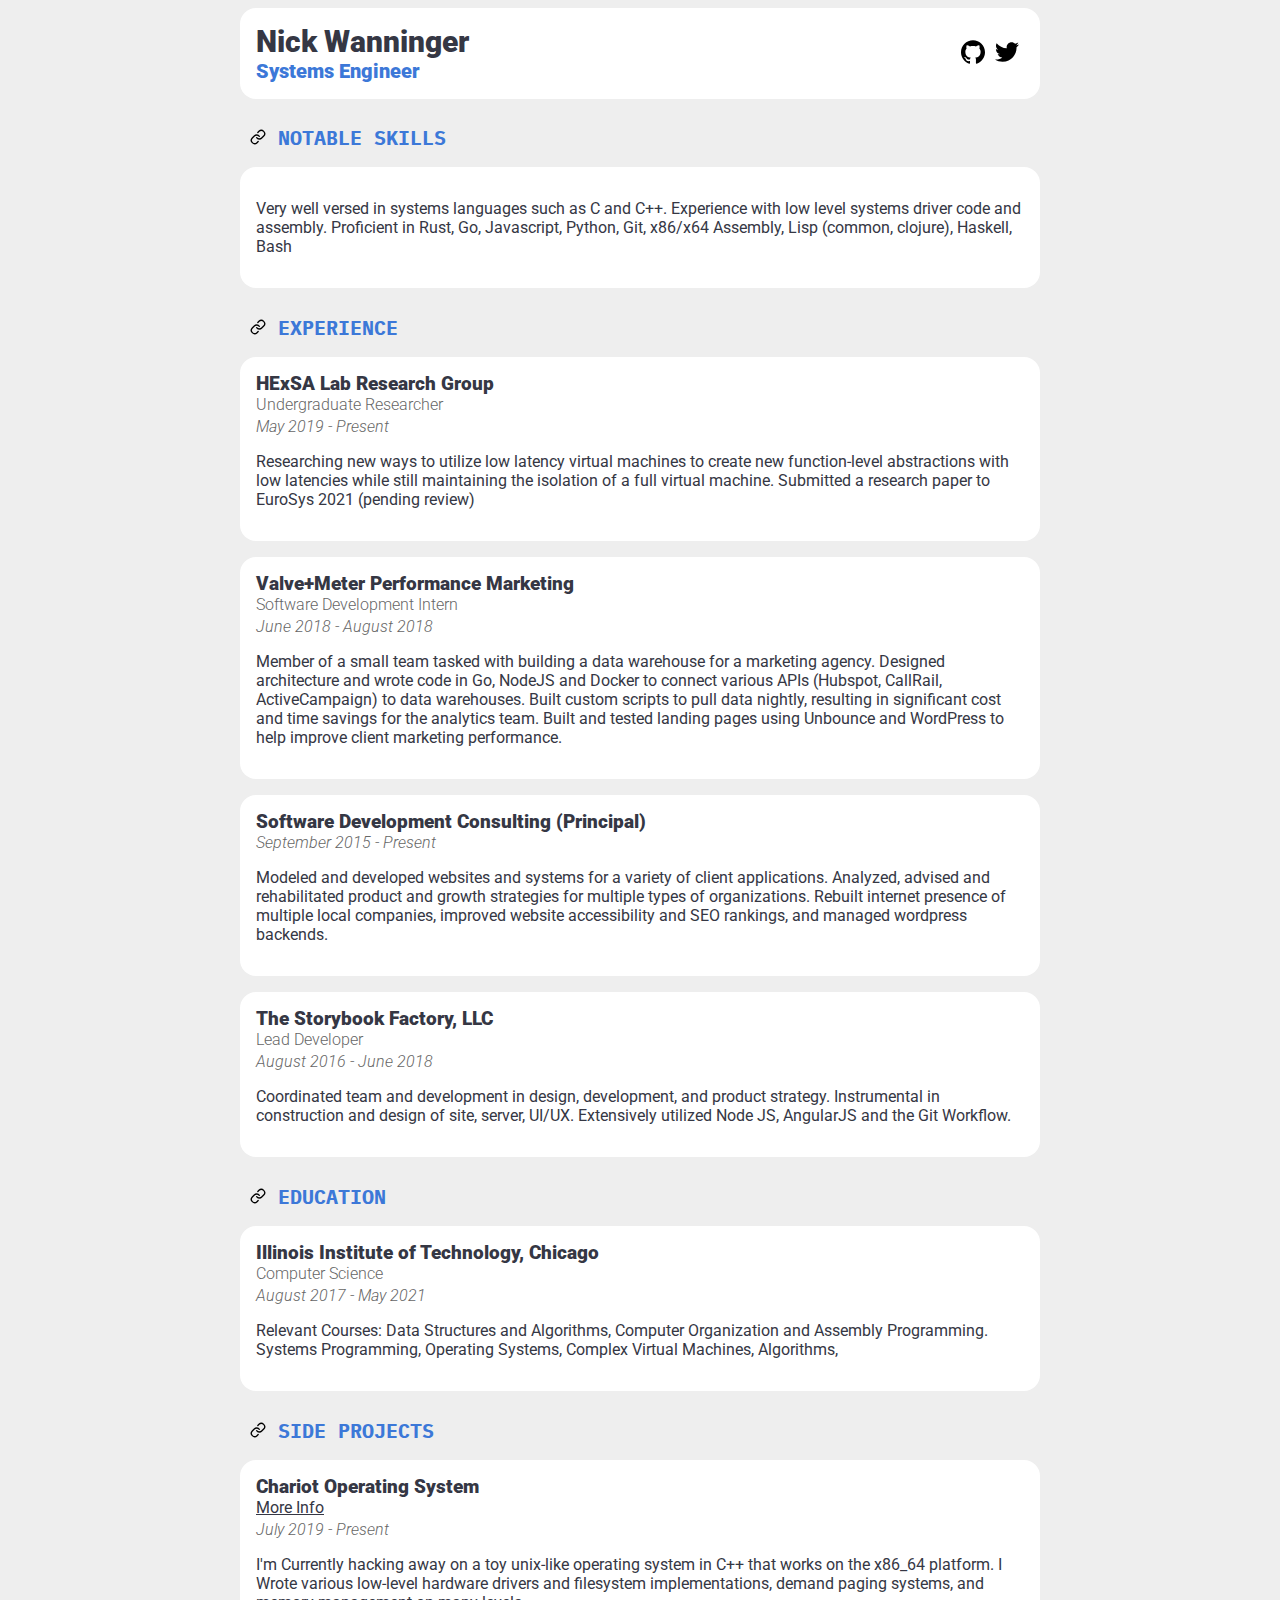
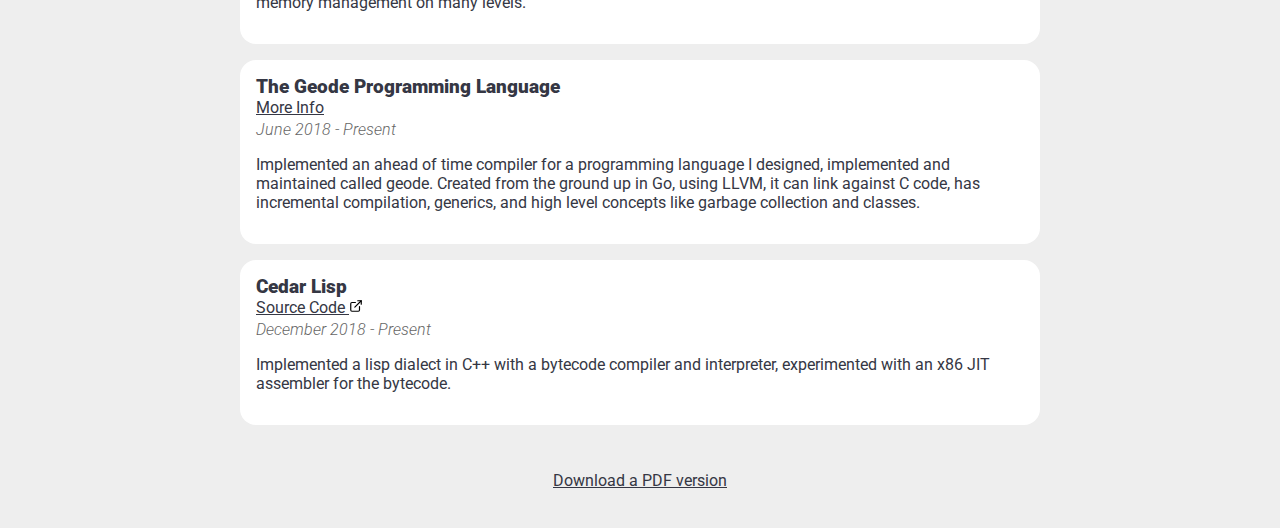
<file: index.html>
<!DOCTYPE html>
<html lang="en">

<head>
  <meta charset="UTF-8">
  <title>Nick Wanninger - Systems Engineer | Resume</title>

  <link rel="preconnect" href="https://fonts.gstatic.com">
  <link
    href="https://fonts.googleapis.com/css2?family=IBM+Plex+Mono:wght@700&family=Roboto:ital,wght@0,400;0,900;1,400&display=swap"
    rel="stylesheet">

  <link href="./styles.css" rel="stylesheet">
</head>

<body>


  <main>
    <nav>
      <div>
        <h1>Nick Wanninger</h1>
        <h2>Systems Engineer</h2>
      </div>
      <div style="display: flex; flex: 1;"></div>


      <a href="https://github.com/nickwanninger" target="_blank"><img class="icon" src="./res/icons/github.svg"
          alt="Link to my github" /></a>
      <a href="https://twitter.com/nickwanninger" target="_blank"><img class="icon" src="./res/icons/twitter.svg"
          alt="Link to my twitter" /></a>
    </nav>
    <section id="skills">
      <h2 class="section-heading">
        <a href="#skills" class="hash-link"><img src="/res/link.svg" alt="Link to this section"/></a>
        NOTABLE SKILLS
      </h2>

      <div class="block">
        <p>Very well versed in systems languages such as C and C++. Experience with low level systems driver code and
          assembly. Proficient in Rust, Go, Javascript, Python, Git, x86/x64 Assembly, Lisp (common, clojure), Haskell,
          Bash</p>
      </div>
    </section>


    <section id="experience">
      <h2 class="section-heading">
        <a href="#experience" class="hash-link"><img src="/res/link.svg" alt="Link to this section"/></a>
        EXPERIENCE
      </h2>

      <div class="block">
        <h3>HExSA Lab Research Group</h3>
        <h4 class="role">Undergraduate Researcher</h4>
        <h4>May 2019 - Present</h4>
        <p>
          Researching new ways to utilize low latency virtual machines to create new function-level abstractions with
          low latencies while still maintaining the isolation of a full virtual machine. Submitted a research paper to
          EuroSys 2021 (pending review)
        </p>
      </div>


      <div class="block">
        <h3>Valve+Meter Performance Marketing</h3>
        <h4 class="role">Software Development Intern</h4>
        <h4>June 2018 - August 2018</h4>
        <p>
          Member of a small team tasked with building a data warehouse for a marketing agency. Designed architecture and
          wrote code in Go, NodeJS and Docker to connect various APIs (Hubspot, CallRail, ActiveCampaign) to data
          warehouses. Built custom scripts to pull data nightly, resulting in significant cost and time savings for the
          analytics team. Built and tested landing pages using Unbounce and WordPress to help improve client marketing
          performance.
        </p>
      </div>

      <div class="block">
        <h3>Software Development Consulting (Principal)</h3>
        <h4>September 2015 - Present</h4>
        <p>
          Modeled and developed websites and systems for a variety of client applications. Analyzed, advised and
          rehabilitated product and growth strategies for multiple types of organizations. Rebuilt internet presence of
          multiple local companies, improved website accessibility and SEO rankings, and managed wordpress backends.
        </p>
      </div>

      <div class="block">
        <h3>The Storybook Factory, LLC</h3>
        <h4 class="role">Lead Developer</h4>
        <h4>August 2016 - June 2018</h4>
        <p>
          Coordinated team and development in design, development, and product strategy. Instrumental in construction
          and design of site, server, UI/UX. Extensively utilized Node JS, AngularJS and the Git Workflow.
        </p>
      </div>
    </section>


    <section id="education">
      <h2 class="section-heading">
        <a href="#education" class="hash-link"><img src="/res/link.svg" alt="Link to this section"/></a>
        EDUCATION
      </h2>

      <div class="block">
        <h3>Illinois Institute of Technology, Chicago</h3>
        <h4 class="role">Computer Science</h4>
        <h4>August 2017 - May 2021</h4>
        <p>
          Relevant Courses: Data Structures and Algorithms, Computer Organization and Assembly Programming. Systems
          Programming, Operating Systems, Complex Virtual Machines, Algorithms,
        </p>
      </div>
    </section>




    <section id="projects">
      <h2 class="section-heading">
        <a href="#projects" class="hash-link"><img src="/res/link.svg" alt="Link to this section"/></a>
        SIDE PROJECTS
      </h2>
      <div class="block">
        <h3>Chariot Operating System</h3>

        <h4 class="role"><a href="./chariot.html">More Info</a></h4>
        <h4>July 2019 - Present</h4>
        <p>
          I'm Currently hacking away on a toy unix-like operating system in C++ that works on the x86_64 platform. I Wrote
          various low-level hardware drivers and filesystem implementations, demand paging systems, and memory
          management on many levels.
        </p>
      </div>
      <div class="block">
        <h3>The Geode Programming Language</h3>
        <h4 class="role"><a href="./geode.html">More Info</a></h4>
        <h4>June 2018 - Present</h4>
        <p>
          Implemented an ahead of time compiler for a programming language I designed, implemented and maintained called
          geode. Created from the ground up in Go, using LLVM, it can link against C code, has incremental compilation,
          generics, and high level concepts like garbage collection and classes.
        </p>
      </div>

      <div class="block">
        <h3>Cedar Lisp</h3>
        <h4 class="role">
          <a href="https://github.com/nickwanninger/cedar" target="_blank">
            Source Code
            <img src="/res/external-link.svg" alt="External link icon" class="external-link"/>
          </a>
        </h4>
        <h4>December 2018 - Present</h4>
        <p>
          Implemented a lisp dialect in C++ with a bytecode compiler and interpreter, experimented with an x86 JIT
          assembler for the bytecode.
        </p>
      </div>




    </section>



    <section class="bottom-link">
      <a href="/resume.pdf" target="_blank">Download a PDF version</a>
    </section>

  </main>





</body>

</html>
</file>
<file: styles.css>
body {
    font-size: 16px;
    padding: 0px;
    background-color: #eee;
}

* {
    font-family: 'Roboto', sans-serif;
    font-weight: 400;
    color: #353744;
    box-sizing: border-box;
}

h1, h2, h3, h4, h5 {
    font-weight: 900;
    margin: 0px;
}



img.nav-icon {
    height: 40px;
    margin: 20px;
    padding-right: 1em;
}


h1 {
    font-size: 30px;
}

h2 {
    font-size: 20px;
    color: #3c78d8;
    
}


h2.section-heading {
    font-family: 'IBM Plex Mono', monospace;
    margin: 10px;
    text-transform: capitalize;
    font-weight: 900;
}

h4 {
    color: #666666;
    font-style: italic;
    font-weight: 300;
}

main {
    max-width: 800px;
    width: 100%;
    display: flex;
    flex-direction: column;
    margin: 0 auto;
}


hr {
    width: 100%;
}

nav {
    display: flex;
    flex-direction: row;
    align-items: center;

    padding: 1em;
    margin-bottom: 15px;

    background-color: #ffffff;

    border-radius: 1em;
}

.block {
    padding: 1em;
    margin: 1em 0px;

    /* -webkit-box-shadow: 0px 10px 29px -21px rgba(0,0,0,0.75); */
    /* -moz-box-shadow: 0px 10px 29px -21px rgba(0,0,0,0.75); */
    /* box-shadow: 0px 10px 29px -21px rgba(0,0,0,0.75); */
    border-radius: 1em;
    background-color: #ffffff;
}

section > h3 {
    margin-bottom: 5px;
}

h4.role {
    font-style: normal;
    margin-bottom: 3px;
}

img.icon {
    margin: 5px;
    width: 24px;
    height: 24px;
}


pre {
    
    padding: 10px;
    border-radius: 5px;
    background-color: #EEE;
}

code {
    font-family: monospace;
}


.readme h1, .readme h2, .readme h3 {
    margin: 5px 0;
}

.readme img {
    width: 100%;
}

img.external-link {
    height: 0.9rem;
}


.hash-link {
    text-decoration: none;
}

.hash-link img {
    height: 1rem;
}


section.bottom-link {
    text-align: center;
    margin: 30px 0;
    font-weight: 900;
}
</file>
